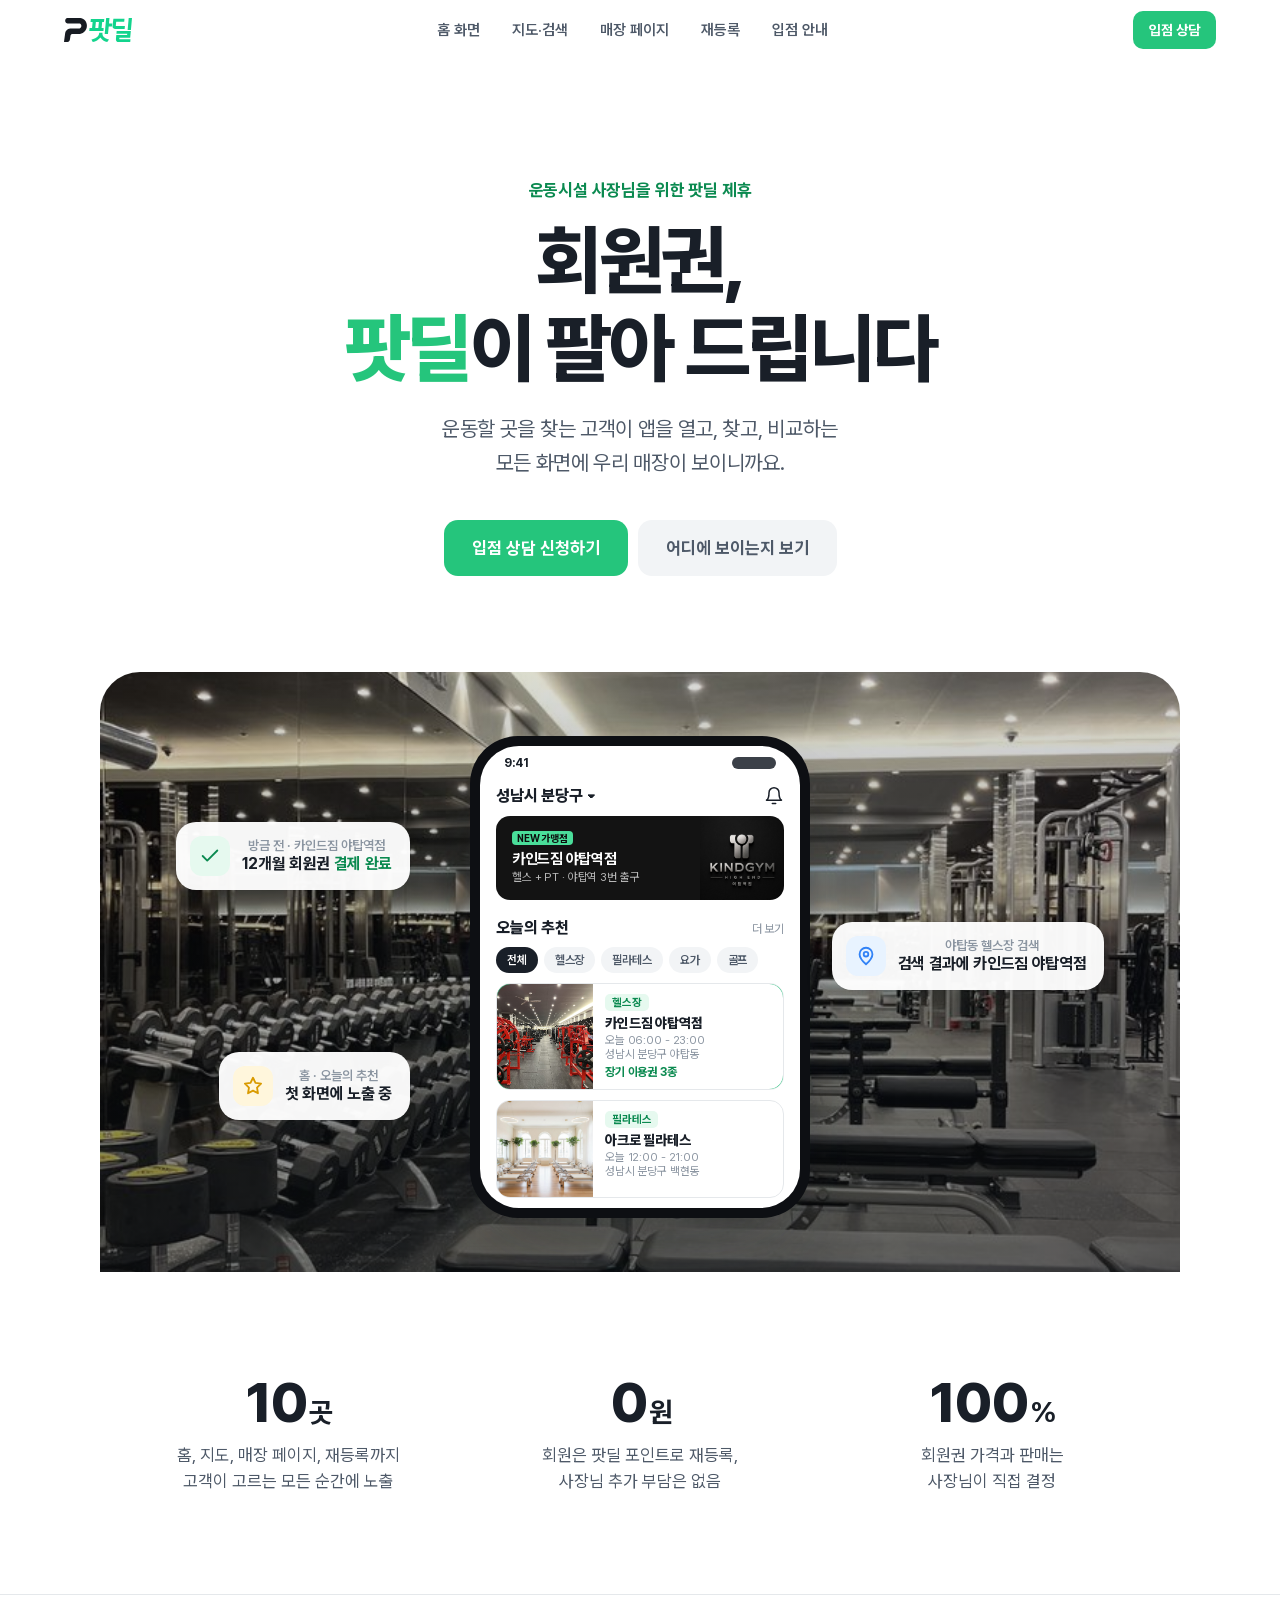
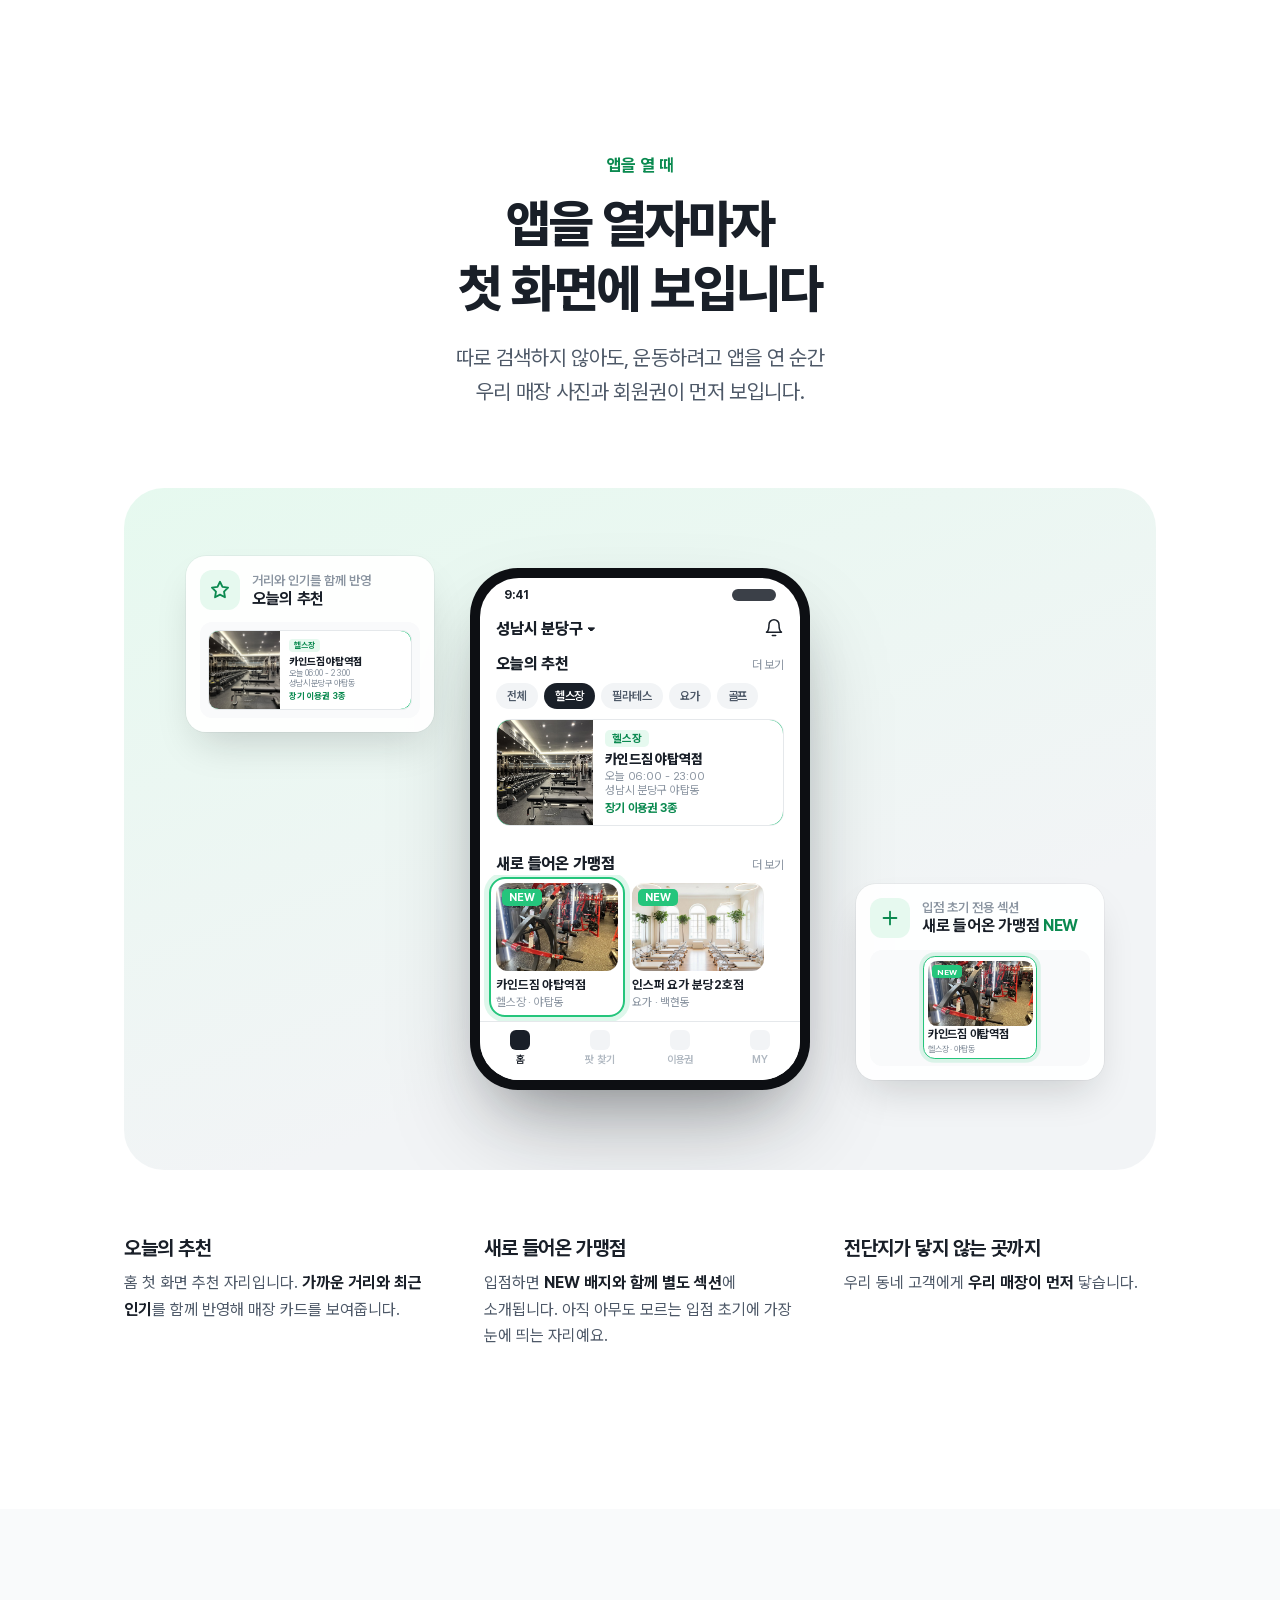
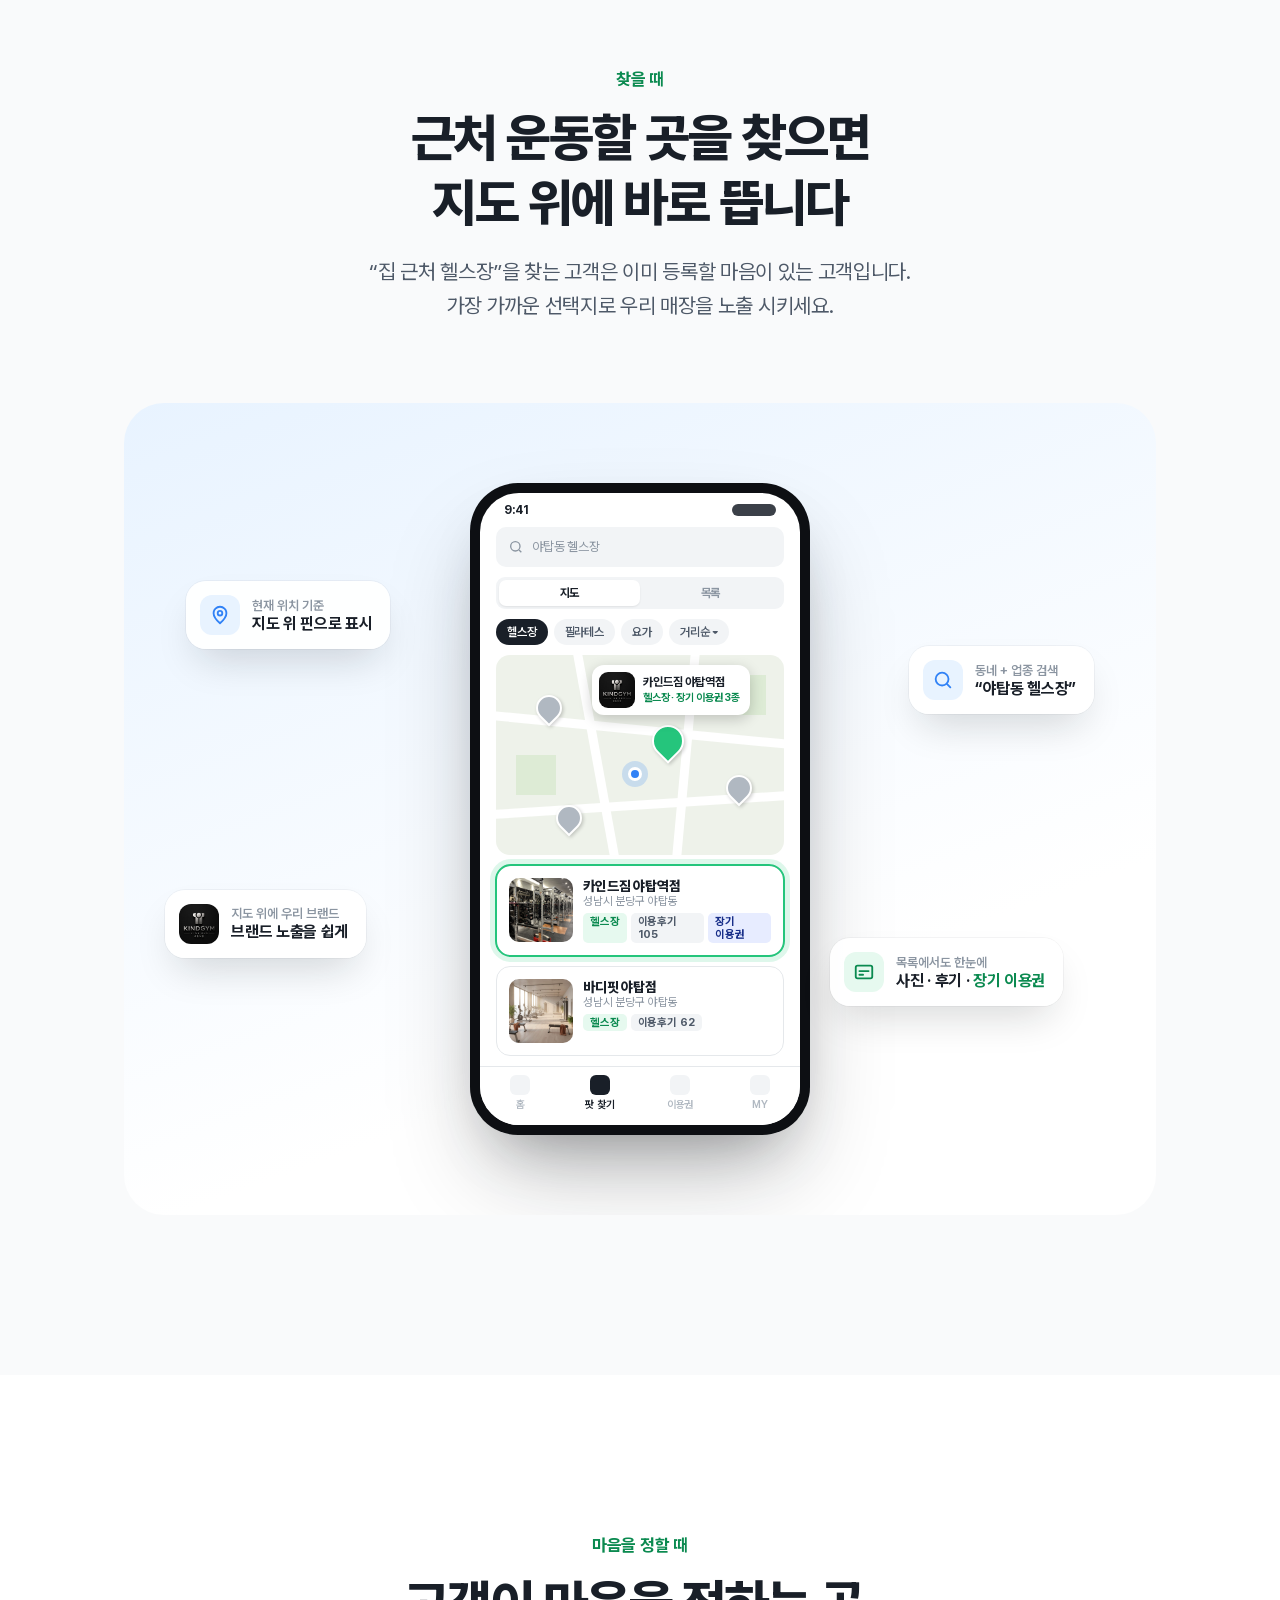
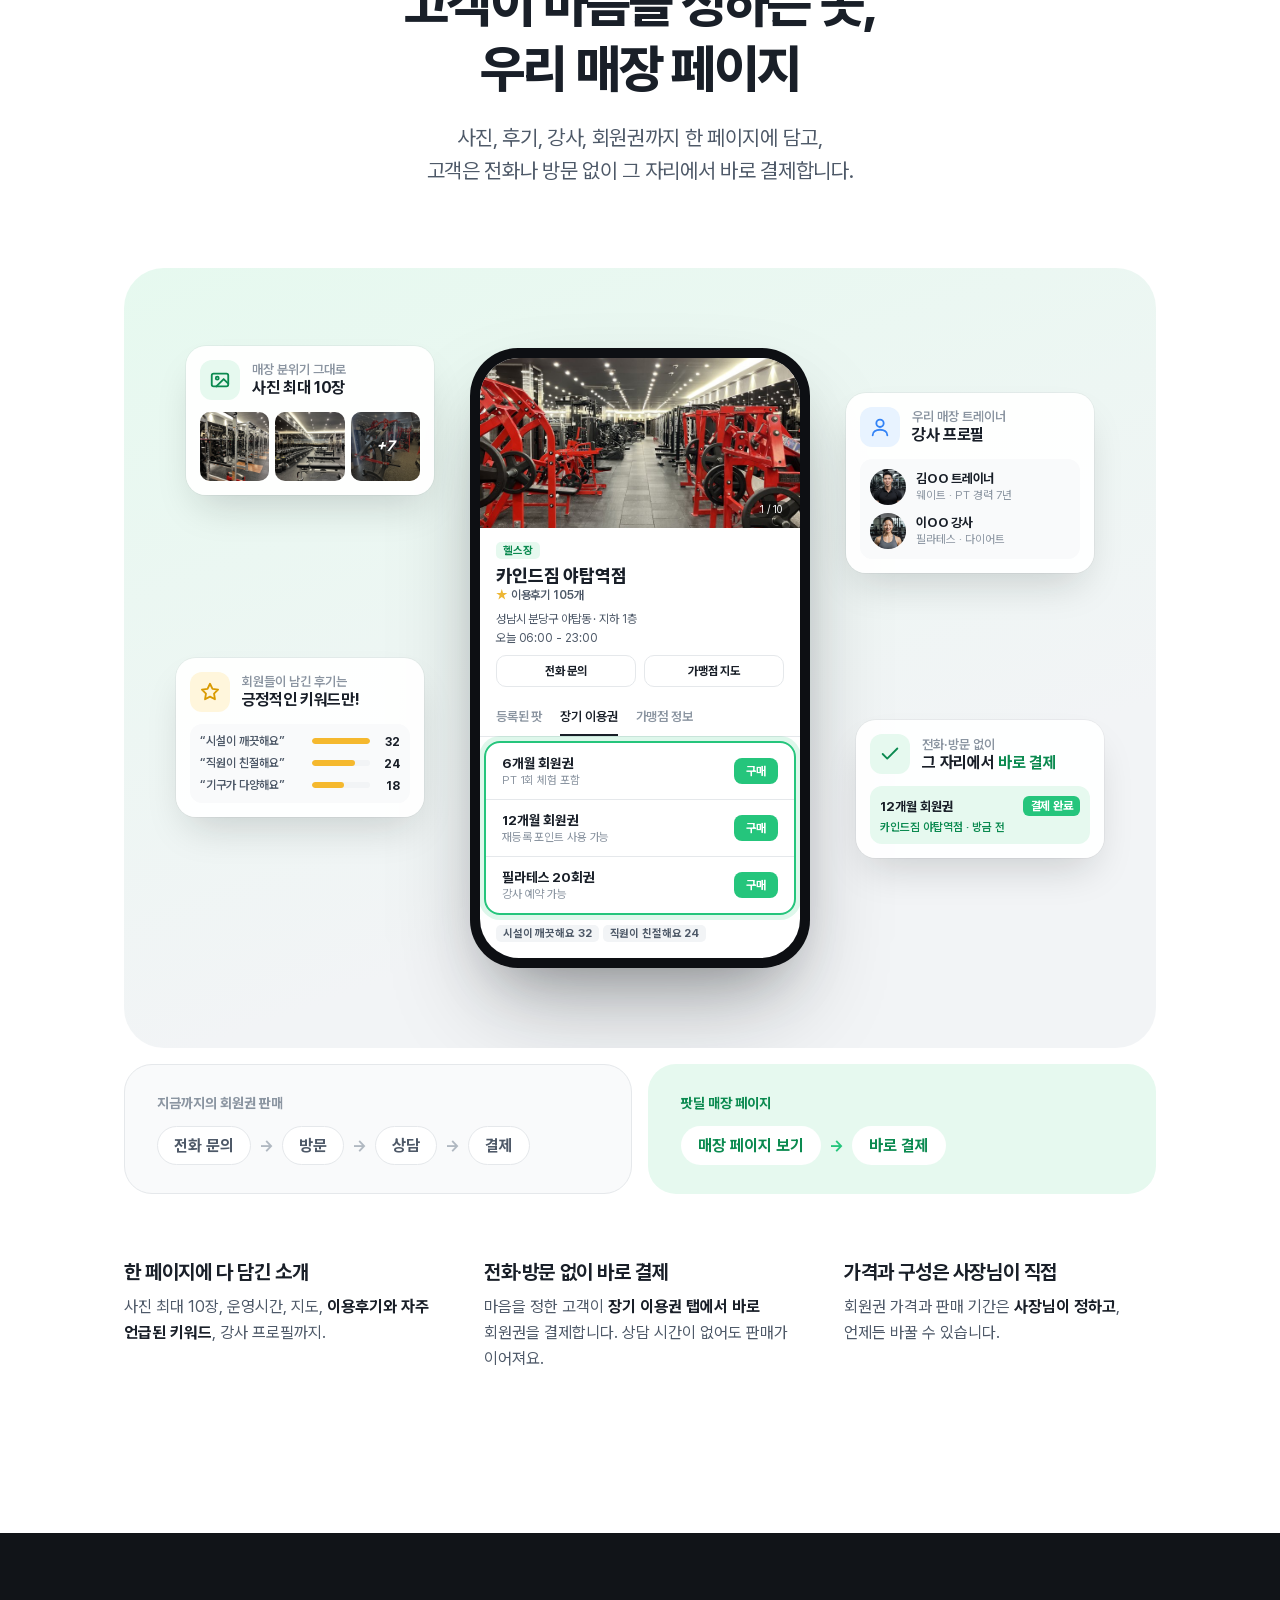
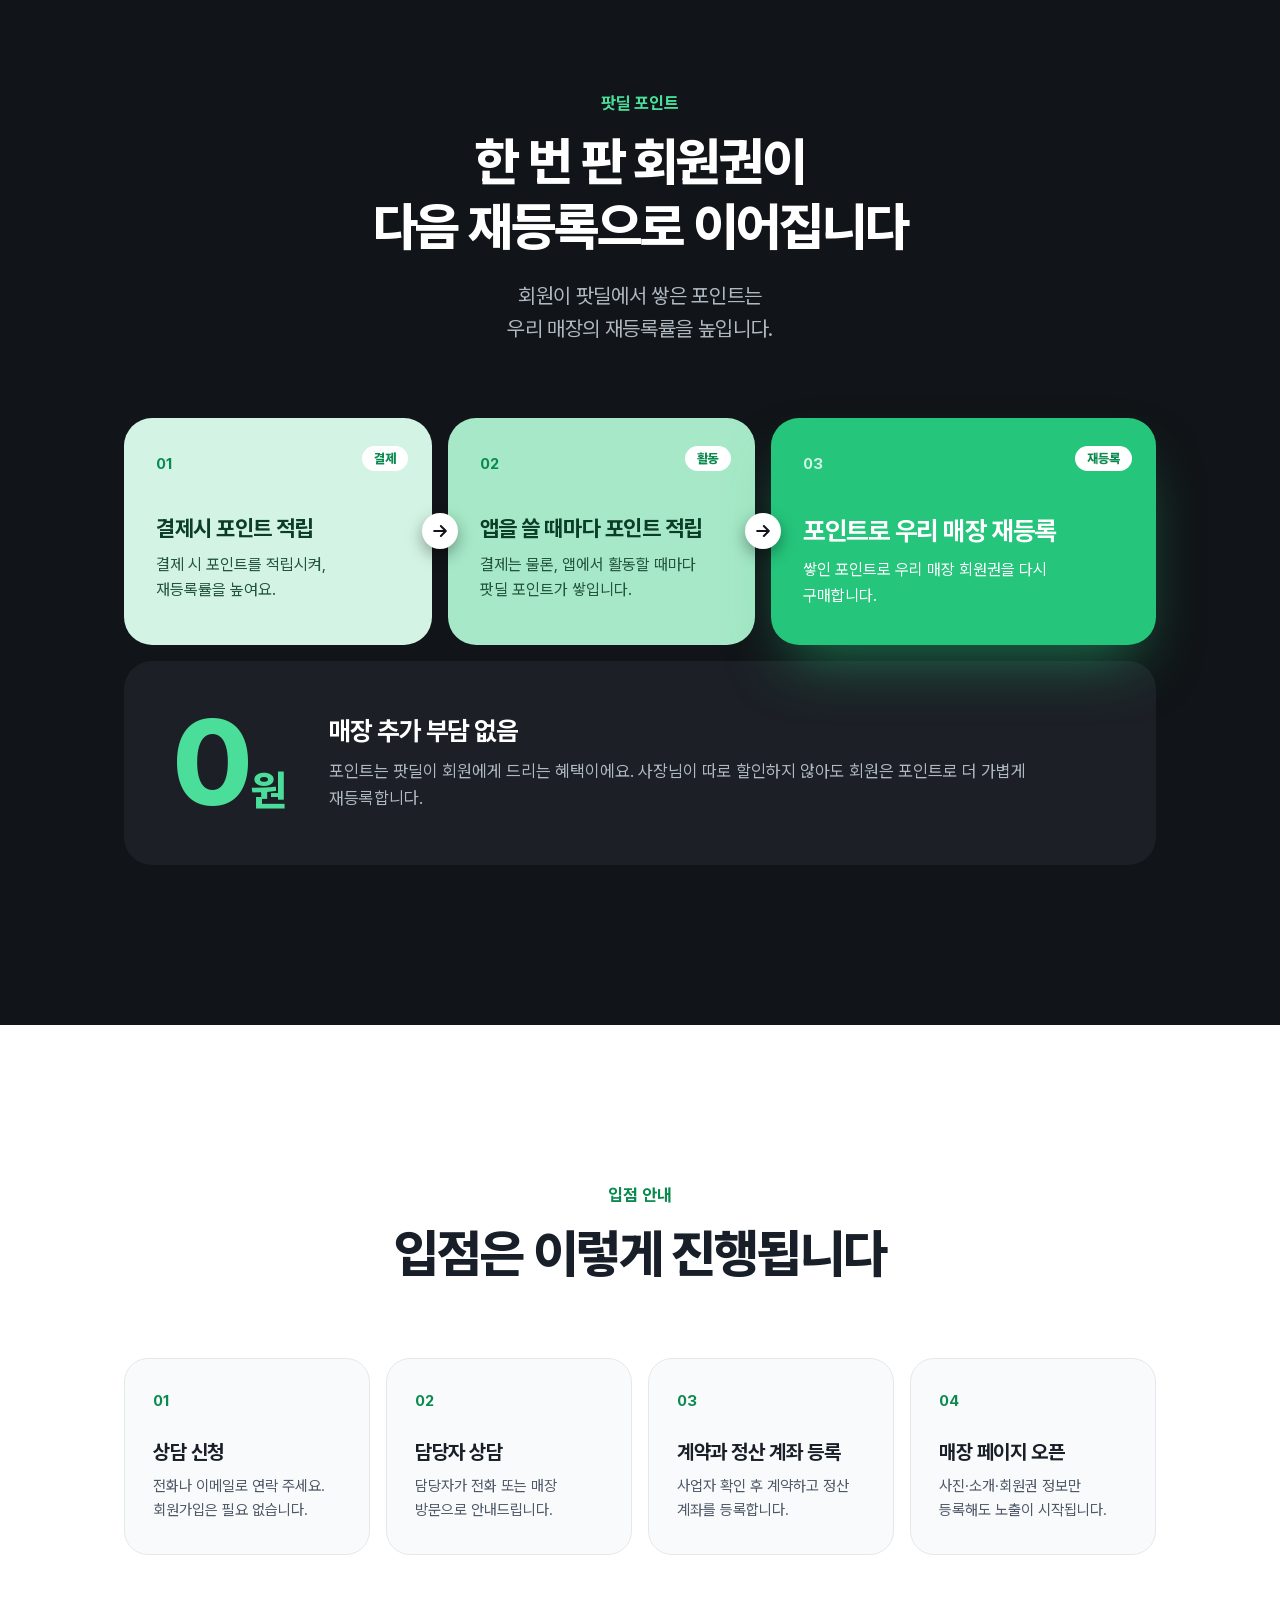
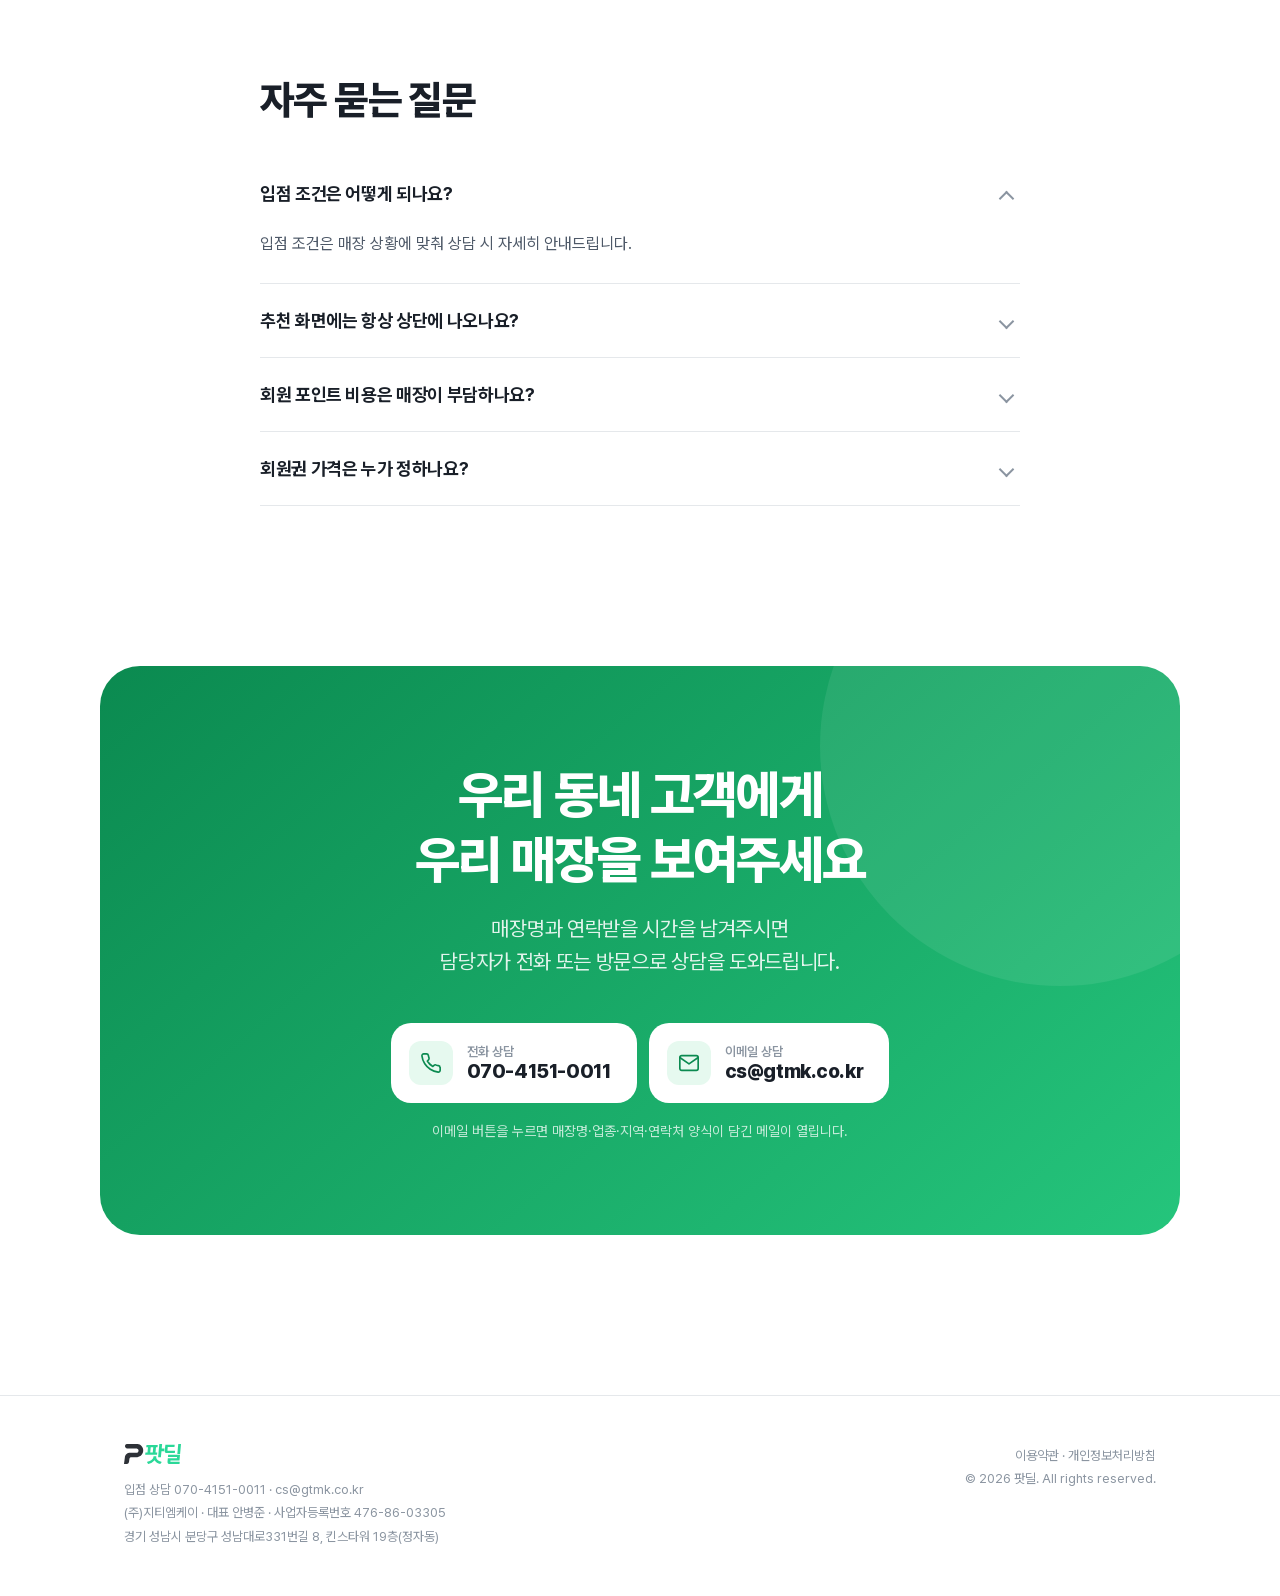
<file: partner/index.html>
<!doctype html>
<html lang="ko">
<head>
<meta charset="utf-8">
<meta name="viewport" content="width=device-width,initial-scale=1">
<title>팟딜 파트너 | 운동시설 제휴 가맹점 모집</title>
<meta name="description" content="회원권, 팟딜이 팔아 드립니다. 운동할 곳을 찾는 고객이 앱을 열고, 찾고, 비교하는 모든 화면에 우리 매장이 보입니다.">
<link rel="canonical" href="https://gtmk.net/partner/">
<link rel="icon" type="image/svg+xml" href="assets/favicon.svg">
<meta property="og:type" content="website">
<meta property="og:site_name" content="팟딜">
<meta property="og:url" content="https://gtmk.net/partner/">
<meta property="og:title" content="팟딜 파트너 | 운동시설 제휴 가맹점 모집">
<meta property="og:description" content="회원권, 팟딜이 팔아 드립니다. 운동할 곳을 찾는 고객이 보는 모든 화면에 우리 매장이 보입니다.">
<meta property="og:image" content="https://gtmk.net/partner/assets/og.jpg">
<meta property="og:image:width" content="1200">
<meta property="og:image:height" content="630">
<meta name="twitter:card" content="summary_large_image">
<link rel="preload" href="fonts/PretendardSubset.woff2" as="font" type="font/woff2" crossorigin>
<style>
@font-face{font-family:"Pretendard";src:url("fonts/PretendardSubset.woff2") format("woff2-variations"),url("fonts/PretendardSubset.woff2") format("woff2");font-weight:45 920;font-display:swap}
:root{
  --g:#25C57C;--g-press:#1EA266;--g-bg:#E6F9EF;--g-text:#0B8A50;
  --ink:#191F28;--ink2:#4E5968;--ink3:#8B95A1;--ink4:#B0B8C1;--line:#E5E8EB;--canvas:#F9FAFB;--sec:#F2F4F6;--dark:#111418;--navy:#182E89;
  --max:1080px;
}
*{box-sizing:border-box;margin:0;padding:0}
html{scroll-behavior:smooth;scroll-padding-top:64px}
body{font-family:"Pretendard",-apple-system,BlinkMacSystemFont,"Apple SD Gothic Neo","Malgun Gothic",sans-serif;color:var(--ink);background:#fff;word-break:keep-all;-webkit-font-smoothing:antialiased;overflow-x:hidden}
a{color:inherit;text-decoration:none}
.wrap{max-width:var(--max);margin:0 auto;padding:0 24px}
section{padding:160px 0}
.center{text-align:center}
.kicker{display:block;font-size:17px;font-weight:700;color:var(--g-text);margin-bottom:16px;letter-spacing:-0.01em}
h1{font-size:clamp(40px,7vw,76px);line-height:1.16;font-weight:800;letter-spacing:-0.045em}
h2{font-size:clamp(32px,5vw,52px);line-height:1.25;font-weight:800;letter-spacing:-0.04em}
h3{font-size:19px;font-weight:700;letter-spacing:-0.02em;line-height:1.4}
.sub{font-size:clamp(17px,2vw,21px);line-height:1.6;color:var(--ink2);margin-top:20px;letter-spacing:-0.015em}
.btn{display:inline-flex;align-items:center;justify-content:center;height:56px;padding:0 28px;border-radius:14px;font-weight:700;font-size:17px;transition:background .15s,transform .15s}
.btn:active{transform:scale(.97)}
.btn-g{background:var(--g);color:#fff}.btn-g:hover{background:var(--g-press)}
.btn-s{background:var(--sec);color:var(--ink2)}.btn-s:hover{background:#E5E8EB}

/* reveal */
.js .rv{opacity:0;transform:translateY(32px);transition:opacity .8s cubic-bezier(.2,.7,.2,1),transform .8s cubic-bezier(.2,.7,.2,1)}
.js .rv.in{opacity:1;transform:none}
.js .rv.d1{transition-delay:.12s}.js .rv.d2{transition-delay:.24s}.js .rv.d3{transition-delay:.36s}
@media(prefers-reduced-motion:reduce){.js .rv{opacity:1;transform:none;transition:none}}

/* header */
header{position:fixed;top:0;left:0;right:0;z-index:40;background:rgba(255,255,255,.8);backdrop-filter:saturate(1.6) blur(16px);-webkit-backdrop-filter:saturate(1.6) blur(16px)}
header .wrap{height:60px;display:flex;align-items:center;justify-content:space-between;gap:16px;max-width:1200px}
header .logo{height:24px;width:auto;display:block}
header nav{display:flex;gap:32px;font-size:15px;font-weight:600;color:var(--ink2)}
header nav a:hover{color:var(--ink)}
header .btn{height:38px;padding:0 16px;font-size:14px;border-radius:10px}
@media(max-width:900px){header nav{display:none}}

/* ===== phone mockup ===== */
.phone{text-align:left;width:340px;flex:none;border-radius:48px;background:#0d0f13;padding:10px;box-shadow:0 50px 100px -20px rgba(17,20,24,.28),0 30px 60px -30px rgba(17,20,24,.35);position:relative}
.scr{width:320px;border-radius:39px;overflow:hidden;background:#fff;color:var(--ink);position:relative;font-size:13px;letter-spacing:-0.01em}
.sb{height:34px;display:flex;justify-content:space-between;align-items:center;padding:0 24px;font-size:12px;font-weight:700}
.sb i{width:44px;height:12px;border-radius:6px;background:var(--ink);display:block;opacity:.85}
.ab{display:flex;justify-content:space-between;align-items:center;padding:6px 16px 10px}
.ab b{font-size:16px;font-weight:800}
.ab svg{width:20px;height:20px;stroke:var(--ink);fill:none;stroke-width:1.8;stroke-linecap:round;stroke-linejoin:round}
.banner{margin:0 16px;border-radius:14px;background:linear-gradient(120deg,#182E89,#25C57C);color:#fff;padding:16px;position:relative;height:84px}
.banner b{font-size:15px;display:block}.banner span{font-size:12px;opacity:.85}
.banner em{position:absolute;right:12px;bottom:10px;font-style:normal;font-size:10px;background:rgba(0,0,0,.25);border-radius:10px;padding:2px 7px}
.banner.kg{background:#131313 url('assets/kindgym_logo.jpg') right center/auto 100% no-repeat;padding:14px 16px;overflow:hidden}
.banner.kg i{display:inline-block;font-style:normal;font-size:10px;font-weight:700;color:#0c0c0c;background:#4ADE9A;border-radius:4px;padding:1px 5px;margin-bottom:5px}
.banner.kg b{font-size:15px;letter-spacing:-0.02em}
.banner.kg span{font-size:11.5px;opacity:.7;display:block;margin-top:2px}
.sh{display:flex;justify-content:space-between;align-items:baseline;padding:18px 16px 10px}
.sh b{font-size:16px;font-weight:800}.sh span{font-size:12px;color:var(--ink3)}
.chips{display:flex;gap:6px;padding:0 16px 10px;overflow:hidden}
.chips span{flex:none;font-size:12px;font-weight:600;padding:6px 11px;border-radius:16px;background:var(--sec);color:var(--ink2)}
.chips span.on{background:var(--ink);color:#fff}
.chip{display:inline-block;font-size:11px;font-weight:700;padding:2px 7px;border-radius:5px;background:var(--g-bg);color:var(--g-text)}
.chip.gray{background:var(--sec);color:var(--ink2)}
.chip.navy{background:#E7ECFF;color:var(--navy)}
.mini{font-size:11.5px;color:var(--ink3)}
.rc{margin:0 16px 10px;border-radius:14px;border:1px solid var(--line);overflow:hidden;display:grid;grid-template-columns:96px 1fr}
.rc .ph{background-size:cover;background-position:center;min-height:96px}
.rc .bd{padding:10px 12px}
.rc .nm{font-size:14px;font-weight:800;margin:4px 0 2px}
.rc .pr{font-size:12px;font-weight:700;color:var(--g-text);margin-top:4px}
.hs{display:flex;gap:10px;padding:8px 16px 12px;margin-top:-8px;overflow:hidden}
.hs .nc.hl{padding:4px 5px 6px;margin:-4px -1px -6px -5px}
.nc{flex:none;width:132px;position:relative}
.nc .ph{height:88px;border-radius:12px;background-size:cover;background-position:center;position:relative}
.nc .ph .chip{position:absolute;left:6px;top:6px;background:var(--g);color:#fff}
.nc b{display:block;font-size:12.5px;margin-top:6px;line-height:1.35}
.tb{display:grid;grid-template-columns:repeat(4,1fr);border-top:1px solid var(--line);padding:8px 0 14px;background:#fff}
.tb span{text-align:center;font-size:10.5px;color:var(--ink4);font-weight:600}
.tb span:before{content:"";display:block;width:20px;height:20px;border-radius:6px;background:var(--sec);margin:0 auto 3px}
.tb span.on{color:var(--ink)}.tb span.on:before{background:var(--ink)}
.search{margin:0 16px 10px;height:40px;border-radius:10px;background:var(--sec);display:flex;align-items:center;padding:0 12px;gap:8px;color:var(--ink3);font-size:13px}
.search svg{width:16px;height:16px;stroke:var(--ink3);fill:none;stroke-width:2}
.seg{display:flex;margin:0 16px 10px;background:var(--sec);border-radius:9px;padding:3px}
.seg span{flex:1;text-align:center;font-size:12px;font-weight:700;color:var(--ink3);padding:6px 0;border-radius:7px}
.seg span.on{background:#fff;color:var(--ink);box-shadow:0 1px 2px rgba(0,0,0,.08)}
.map{height:200px;margin:0 16px;border-radius:14px;position:relative;overflow:hidden;background:#EEF2EA}
.map svg.st{position:absolute;inset:0;width:100%;height:100%}
.pin{position:absolute;width:26px;height:26px;border-radius:50% 50% 50% 0;transform:rotate(-45deg);background:#B0B8C1;border:2px solid #fff;box-shadow:0 2px 4px rgba(0,0,0,.2)}
.pin.on{background:var(--g);width:32px;height:32px}
.pinlbl{position:absolute;background:#fff;border-radius:8px;padding:4px 8px;font-size:11px;font-weight:800;box-shadow:0 2px 6px rgba(0,0,0,.15);white-space:nowrap}
.lcard{position:absolute;background:#fff;border-radius:12px;padding:7px 10px 7px 7px;display:flex;gap:8px;align-items:center;box-shadow:0 4px 14px rgba(0,0,0,.2);z-index:3;white-space:nowrap}
.lcard i{width:36px;height:36px;border-radius:9px;background:#131313 url('assets/kindgym_logo.jpg') center/cover no-repeat;display:block;flex:none}
.lcard b{display:block;font-size:12px}.lcard span{font-size:10.5px;color:var(--g-text);font-weight:700}
.me{position:absolute;width:14px;height:14px;border-radius:50%;background:#3182F6;border:3px solid #fff;box-shadow:0 0 0 6px rgba(49,130,246,.2)}
.lc{margin:10px 16px 0;padding:12px;border-radius:14px;border:1px solid var(--line);display:grid;grid-template-columns:64px 1fr;gap:10px;position:relative}
.lc .ph{width:64px;height:64px;border-radius:10px;background-size:cover;background-position:center}
.lc .nm{font-size:14px;font-weight:800}
.lc .nm small{font-size:11.5px;color:var(--ink3);font-weight:600;margin-left:4px}
.lc.dim{opacity:.5}
.dph{height:170px;background-size:cover;background-position:center;position:relative}
.dph .cnt{position:absolute;right:10px;bottom:10px;font-size:10.5px;color:#fff;background:rgba(0,0,0,.45);padding:2px 8px;border-radius:10px}
.dhd{padding:14px 16px 8px}
.dhd .nm{font-size:18px;font-weight:800;margin:6px 0 2px}
.dhd .rv2{font-size:12px;color:var(--ink2);font-weight:600}
.dhd .rv2 b{color:#EDB634}
.info{padding:2px 16px 10px;display:grid;gap:5px;font-size:12px;color:var(--ink2)}
.acts{display:grid;grid-template-columns:1fr 1fr;gap:8px;padding:0 16px 12px}
.acts span{border:1px solid var(--line);border-radius:10px;text-align:center;padding:8px 0;font-size:12px;font-weight:700}
.tabs{display:flex;gap:18px;padding:0 16px;border-bottom:1px solid var(--line);font-size:13px;font-weight:600;color:var(--ink3)}
.tabs span{padding:10px 0}.tabs .on{color:var(--ink);border-bottom:2px solid var(--ink)}
.row{display:flex;justify-content:space-between;align-items:center;padding:12px 16px;border-bottom:1px solid var(--line)}
.row .t{font-size:13.5px;font-weight:700}.row .s{font-size:11.5px;color:var(--ink3);margin-top:2px}
.row .go{font-size:12px;font-weight:700;color:#fff;background:var(--g);padding:6px 12px;border-radius:8px}
.empty{padding:34px 16px 40px;text-align:center;color:var(--ink3);font-size:13px;line-height:1.6}
.empty b{display:block;color:var(--ink);font-size:15px;margin-bottom:4px}
.ghost{background:var(--sec)!important}
.hl{position:relative}
.hl:after{content:"";position:absolute;inset:-2px;border:2px solid var(--g);border-radius:16px;box-shadow:0 0 0 5px rgba(37,197,124,.15);pointer-events:none}

/* ===== floating cards ===== */
.fc{position:absolute;z-index:5;background:rgba(255,255,255,.96);border-radius:20px;padding:14px 18px 14px 14px;display:flex;align-items:center;gap:12px;box-shadow:0 20px 40px -12px rgba(17,20,24,.18),0 0 0 1px rgba(17,20,24,.04);white-space:nowrap;animation:float 6s ease-in-out infinite}
.fc:nth-of-type(2n){animation-delay:-3s}
.fc .ic{width:40px;height:40px;border-radius:12px;display:grid;place-items:center;flex:none;background:var(--g-bg)}
.fc .ic svg{width:22px;height:22px;stroke:var(--g-text);fill:none;stroke-width:2;stroke-linecap:round;stroke-linejoin:round}
.fc .ic.blue{background:#E8F3FF}.fc .ic.blue svg{stroke:#3182F6}
.fc .ic.yel{background:#FFF6DC}.fc .ic.yel svg{stroke:#D99A00}
.fc small{display:block;font-size:13px;color:var(--ink3);font-weight:600}
.fc b{display:block;font-size:16px;font-weight:700;letter-spacing:-0.02em;margin-top:1px}
.fc b em{font-style:normal;color:var(--g-text)}
/* floating cards with example visuals */
.fc.fx{flex-direction:column;align-items:stretch;gap:12px;padding:14px;white-space:normal;width:248px}
.fc.fx .fh{display:flex;align-items:center;gap:12px}
.ex{border-radius:12px;background:var(--canvas);padding:10px}
.ex.ph3{display:grid;grid-template-columns:repeat(3,1fr);gap:6px;padding:0;background:none}
.ex.ph3 i{aspect-ratio:1;border-radius:10px;background-size:cover;background-position:center;position:relative;overflow:hidden}
.ex.ph3 span{position:absolute;inset:0;display:grid;place-items:center;background:rgba(17,20,24,.5);color:#fff;font-weight:700;font-size:15px}
.ex.kw{display:grid;gap:7px}
.ex.kw p{display:grid;grid-template-columns:104px 1fr 22px;align-items:center;gap:8px;font-size:12px;color:var(--ink2);font-weight:600}
.ex.kw em{height:6px;border-radius:3px;background:var(--sec);position:relative;overflow:hidden}
.ex.kw em:after{content:"";position:absolute;left:0;top:0;bottom:0;width:var(--w);background:#F5B82E;border-radius:3px}
.ex.kw b{font-size:12px;color:var(--ink);text-align:right}
.ex.tr{display:grid;gap:8px}
.ex.tr p{display:flex;align-items:center;gap:10px}
.ex.tr i{width:36px;height:36px;border-radius:50%;background-size:cover;background-position:center top;flex:none}
.ex.tr span{font-size:11.5px;color:var(--ink3);line-height:1.35}
.ex.tr span b{display:block;font-size:13px;color:var(--ink);margin:0}
.ex.pay{background:var(--g-bg)}
.ex.pay p{display:flex;justify-content:space-between;align-items:center;font-size:13px;font-weight:700}
.ex.pay p b{font-size:12px;color:#fff;background:var(--g);border-radius:6px;padding:3px 8px;margin:0}
.ex.pay small{display:block;font-size:11.5px;color:var(--g-text);margin-top:4px}
.ex.rk{display:grid;gap:6px;padding:6px}
.ex.rk p{display:flex;align-items:center;gap:10px;padding:6px;border-radius:10px;background:#fff;border:1px solid transparent}
.ex.rk p.on{border-color:var(--g);box-shadow:0 0 0 3px rgba(37,197,124,.12)}
.ex.rk i{width:38px;height:38px;border-radius:8px;background-size:cover;background-position:center;flex:none}
.ex.rk span{font-size:11px;color:var(--ink3);line-height:1.35;flex:1}
.ex.rk span b{display:block;font-size:13px;color:var(--ink)}
.ex.rk em{font-style:normal;font-size:10.5px;font-weight:700;color:#fff;background:var(--g);border-radius:5px;padding:2px 6px}
.ex.nw{display:flex;gap:12px;align-items:center;padding:8px}
.ex.nw i{width:76px;height:56px;border-radius:10px;background-size:cover;background-position:center;position:relative;flex:none}
.ex.nw i span{font-style:normal;position:absolute;left:5px;top:5px;font-size:10px;font-weight:800;color:#fff;background:var(--g);border-radius:4px;padding:1px 5px}
.ex.nw p{font-size:11.5px;color:var(--ink3);line-height:1.4}
.ex.nw p b{display:block;font-size:13px;color:var(--ink)}
.ex.nw p small{display:inline-block;margin-top:3px;font-size:10.5px;font-weight:700;color:var(--g-text);background:var(--g-bg);border-radius:4px;padding:1px 6px}
.ex.appc{background:var(--canvas);padding:8px;font-size:13px;letter-spacing:-0.01em;display:flex;justify-content:center}
.ex.appc>div{zoom:.74}
.ex.appc .rc{margin:0;background:#fff;width:100%}
.ex.appc .nc{width:150px;background:#fff;border-radius:12px;padding:4px 4px 6px}
.stage .fc.fx.hm1{top:18%}.stage .fc.fx.hm2{top:56%}
.stage .fc.fx.l1{top:10%}.stage .fc.fx.l2{top:50%;left:5%}.stage .fc.fx.r1{top:16%}.stage .fc.fx.r2{top:58%;right:5%}
@media(max-width:1000px){.stage .fc.fx{width:220px}}
@media(max-width:800px){.stage .fc.fx{width:calc(100% - 32px)}}
@keyframes float{0%,100%{transform:translateY(0)}50%{transform:translateY(-10px)}}
@media(prefers-reduced-motion:reduce){.fc{animation:none}}

/* ===== hero ===== */
.hero{padding:180px 0 0;text-align:center;position:relative;overflow:hidden}
.hero h1 em{font-style:normal;color:var(--g)}
.hero .cta{display:flex;flex-wrap:wrap;gap:10px;justify-content:center;margin-top:40px}
.hero-stage{position:relative;margin:96px auto 0;max-width:1080px;height:600px;border-radius:40px 40px 0 0;overflow:hidden;display:flex;justify-content:center;padding-top:64px}
.hero-stage .bgimg{position:absolute;inset:0;background:url('assets/kindgym_3.jpg') center/cover;filter:saturate(.9)}
.hero-stage .bgimg:after{content:"";position:absolute;inset:0;background:linear-gradient(180deg,rgba(17,20,24,.15),rgba(17,20,24,.55))}
.hero-stage .phone{z-index:2;height:min-content}
.hero-stage .fc.a{left:7%;top:150px}
.hero-stage .fc.b{right:7%;top:250px}
.hero-stage .fc.c{left:11%;top:380px}

/* ===== facts strip ===== */
.facts{padding:100px 0;border-bottom:1px solid var(--line)}
.facts .wrap{display:grid;grid-template-columns:repeat(3,1fr);gap:24px;text-align:center}
.facts .n{font-size:clamp(40px,5vw,56px);font-weight:800;letter-spacing:-0.04em;line-height:1.1}
.facts .n small{font-size:.5em;font-weight:700;margin-left:2px}
.facts p{font-size:17px;color:var(--ink2);margin-top:10px;line-height:1.5}

/* ===== feature sections ===== */
.feat .head{text-align:center;max-width:760px;margin:0 auto}
.stage{position:relative;margin:80px auto 0;max-width:1080px;border-radius:40px;background:var(--sec);display:flex;justify-content:center;padding:80px 0;overflow:hidden}
.stage.mint{background:linear-gradient(160deg,#E6F9EF 0%,#F2F4F6 70%)}
.stage.blue{background:linear-gradient(160deg,#E8F3FF 0%,#F2F4F6 70%)}
.stage .fc.l1{left:6%;top:22%}
.stage .fc.l2{left:9%;top:60%}
.stage .fc.r1{right:6%;top:30%}
.stage .fc.r2{right:9%;top:66%}
.points{display:grid;grid-template-columns:repeat(3,1fr);gap:48px;max-width:1080px;margin:64px auto 0}
.points h3{font-size:20px}
.points p{font-size:16px;line-height:1.65;color:var(--ink2);margin-top:8px}
.points b{color:var(--ink);font-weight:700}

/* compare */
.vs{display:flex;gap:56px;justify-content:center;flex-wrap:wrap;margin-top:80px}
.vs .col{display:flex;flex-direction:column;align-items:center;gap:20px}
.vs .lbl{font-size:16px;font-weight:700;padding:10px 18px;border-radius:999px}
.vs .lbl.y{background:var(--ink);color:#fff}.vs .lbl.n{background:var(--sec);color:var(--ink3)}
.vs .phone.n{filter:grayscale(1);opacity:.6;box-shadow:0 30px 60px -30px rgba(17,20,24,.25)}

/* flow (detail) */
.flow{display:grid;grid-template-columns:1fr 1fr;gap:16px;max-width:1080px;margin:16px auto 0}
.flow>div{border-radius:28px;padding:28px 32px;background:var(--canvas);border:1px solid var(--line)}
.flow small{font-size:14px;font-weight:700;color:var(--ink3)}
.flow ol{list-style:none;display:flex;flex-wrap:wrap;align-items:center;gap:8px;margin-top:14px}
.flow li{font-size:16px;font-weight:700;padding:9px 16px;border-radius:999px;background:#fff;border:1px solid var(--line);color:var(--ink2)}
.flow li.ar{background:none;border:0;padding:0;color:var(--ink4)}
.flow .on{background:var(--g-bg);border-color:transparent}
.flow .on small{color:var(--g-text)}
.flow .on li{border-color:transparent;color:var(--g-text)}
.flow .on li.ar{color:var(--g)}
@media(max-width:800px){.flow{grid-template-columns:1fr}.flow>div{padding:24px}}

/* renew */
.renew{background:var(--dark);color:#fff}
.renew .sub{color:#B0B8C1}
.renew .kicker{color:#4ADE9A}
.loop{display:grid;grid-template-columns:repeat(3,1fr);gap:16px;margin-top:72px}
.loop .st{background:#1C2026;border-radius:28px;padding:36px 32px;position:relative}
.loop .st .no{font-size:15px;font-weight:700;color:#6B7684}
.loop .st h3{font-size:22px;margin-top:40px;color:#fff}
.loop .st p{font-size:16px;color:#B0B8C1;margin-top:8px;line-height:1.6}
.loop .st.on{background:var(--g)}.loop .st.on .no{color:rgba(255,255,255,.75)}.loop .st.on p{color:rgba(255,255,255,.9)}
.loop{grid-template-columns:1fr 1fr 1.25fr}
.loop .st.s1{background:#D3F4E4}.loop .st.s2{background:#A6E8C7}
.loop .st.s1 h3,.loop .st.s2 h3{color:#0B3D27}.loop .st.s1 .no,.loop .st.s2 .no{color:#0B8A50}.loop .st.s1 p,.loop .st.s2 p{color:#24543D}
.loop .st.s3{background:var(--g);box-shadow:0 30px 60px -20px rgba(37,197,124,.55)}
.loop .st.s3 .no{color:rgba(255,255,255,.8)}.loop .st.s3 p{color:#fff}.loop .st.s3 h3{font-size:26px}
.loop .ar{position:absolute;right:-26px;top:50%;margin-top:-18px;width:36px;height:36px;border-radius:50%;background:#fff;color:#111418;display:grid;place-items:center;z-index:2;box-shadow:0 6px 16px rgba(0,0,0,.35)}
.loop .ar svg{width:20px;height:20px;fill:none;stroke:currentColor;stroke-width:2.4;stroke-linecap:round;stroke-linejoin:round}
.loop .badge{position:absolute;right:24px;top:28px;font-size:13px;font-weight:800;color:#0B8A50;background:#fff;border-radius:999px;padding:5px 12px}
@media(max-width:800px){.loop{grid-template-columns:1fr}.loop .ar{right:50%;margin:0 -18px 0 0;top:auto;bottom:-26px;transform:rotate(90deg)}}
.zero{margin-top:16px;border-radius:28px;background:#1C2026;padding:48px;display:flex;align-items:center;gap:48px}
.zero .big{font-size:clamp(72px,10vw,120px);font-weight:800;color:#4ADE9A;letter-spacing:-0.05em;line-height:.9}
.zero .big small{font-size:.35em;margin-left:4px}
.zero h3{font-size:26px;color:#fff}.zero p{font-size:17px;color:#B0B8C1;margin-top:8px;line-height:1.6}
.renew .note{font-size:14px;color:#6B7684;margin-top:20px}

/* steps + faq */
.steps{display:grid;grid-template-columns:repeat(4,1fr);gap:16px;margin-top:72px}
.steps div{border-radius:24px;background:var(--canvas);border:1px solid var(--line);padding:32px 28px}
.steps .no{font-size:15px;font-weight:700;color:var(--g-text)}
.steps h3{margin-top:28px;font-size:20px}
.steps p{font-size:15px;color:var(--ink2);line-height:1.6;margin-top:8px}
.faq{max-width:760px;margin:120px auto 0}
.faq h2{font-size:clamp(28px,4vw,40px);margin-bottom:32px}
details{border-bottom:1px solid var(--line)}
summary{list-style:none;cursor:pointer;padding:26px 48px 26px 0;font-size:18px;font-weight:700;position:relative;letter-spacing:-0.02em}
summary::-webkit-details-marker{display:none}
summary:after{content:"";position:absolute;right:8px;top:32px;width:9px;height:9px;border-right:2px solid var(--ink3);border-bottom:2px solid var(--ink3);transform:rotate(45deg);transition:transform .2s}
details[open] summary:after{transform:rotate(-135deg);top:36px}
details p{padding:0 0 26px;font-size:16px;line-height:1.7;color:var(--ink2)}

/* contact */
.contact{padding:0 0 160px}
.contact .box{max-width:1080px;margin:0 auto;border-radius:40px;background:linear-gradient(140deg,#0B8A50 0%,#25C57C 100%);color:#fff;padding:96px 48px;text-align:center;position:relative;overflow:hidden}
.contact .box:before{content:"";position:absolute;right:-120px;top:-160px;width:480px;height:480px;border-radius:50%;background:rgba(255,255,255,.08)}
.contact h2{color:#fff;position:relative}
.contact .sub{color:rgba(255,255,255,.88);position:relative}
.clinks{display:flex;gap:12px;justify-content:center;flex-wrap:wrap;margin-top:44px;position:relative}
.clinks a{display:flex;align-items:center;gap:14px;background:#fff;color:var(--ink);border-radius:20px;padding:18px 26px 18px 18px;text-align:left;transition:transform .15s}
.clinks a:hover{transform:translateY(-3px)}
.clinks .ic{width:44px;height:44px;border-radius:12px;background:var(--g-bg);display:grid;place-items:center}
.clinks .ic svg{width:22px;height:22px;stroke:var(--g-text);fill:none;stroke-width:1.8;stroke-linecap:round;stroke-linejoin:round}
.clinks small{display:block;font-size:13px;color:var(--ink3);font-weight:600}
.clinks b{display:block;font-size:20px;font-weight:800;letter-spacing:-0.02em}
.contact .hint{font-size:14px;color:rgba(255,255,255,.75);margin-top:20px;position:relative}

footer{border-top:1px solid var(--line);color:var(--ink3);padding:48px 0;font-size:13px;line-height:1.8}
footer .wrap{display:flex;justify-content:space-between;gap:24px;flex-wrap:wrap}
footer img{height:20px;margin-bottom:14px;display:block;opacity:.9}

.mcta{display:none}

/* ===== responsive ===== */
@media(max-width:1000px){
  .stage .fc,.hero-stage .fc{transform:scale(.88)}
  .stage .fc.l1,.stage .fc.l2,.hero-stage .fc.a,.hero-stage .fc.c{left:2%}
  .stage .fc.r1,.stage .fc.r2,.hero-stage .fc.b{right:2%}
}
@media(max-width:800px){
  section{padding:100px 0}
  .hero{padding-top:120px}
  .hero-stage{margin-top:56px;height:520px;border-radius:28px 28px 0 0;padding-top:40px}
  .facts{padding:64px 0}.facts .wrap{grid-template-columns:1fr;gap:40px}
  .stage{margin-top:48px;border-radius:28px;padding:48px 0 0;flex-direction:column;align-items:center}
  .stage .phone{order:2}
  /* floating cards become a stacked list above the phone */
  .stage .fc,.hero-stage .fc{position:static;transform:none;animation:none;margin:0 16px 10px;width:calc(100% - 32px);max-width:340px}
  .hero-stage{flex-direction:column;align-items:center}
  .hero-stage .fc{display:none}
  .points{grid-template-columns:1fr;gap:32px;margin-top:48px}
  .vs{gap:40px;margin-top:48px}
  .loop{grid-template-columns:1fr;margin-top:48px}
  .loop .st h3{margin-top:20px}
  .zero{flex-direction:column;align-items:flex-start;gap:16px;padding:36px 28px}
  .steps{grid-template-columns:1fr 1fr;margin-top:48px}
  .faq{margin-top:80px}
  .contact{padding:0 0 100px}
  .contact .box{border-radius:28px;padding:64px 20px;margin:0 16px}
  .mcta{display:flex;position:fixed;left:12px;right:12px;bottom:12px;z-index:50;gap:8px}
  .mcta a{flex:1;height:54px;border-radius:16px;display:grid;place-items:center;font-weight:700;font-size:16px;box-shadow:0 10px 24px rgba(0,0,0,.16)}
  .mcta .a1{background:var(--g);color:#fff}.mcta .a2{background:var(--ink);color:#fff}
  footer{padding-bottom:100px}
}
@media(max-width:520px){
  .steps{grid-template-columns:1fr}
  .br-d{display:none}
}
@media(max-width:400px){.phone{transform:scale(.9);transform-origin:top center;margin-bottom:-60px}}
</style>
<script>document.documentElement.classList.add('js')</script>
</head>
<body>

<header>
  <div class="wrap">
    <a href="#top" aria-label="팟딜 홈"><img class="logo" src="assets/logo.svg" alt="팟딜"></a>
    <nav aria-label="주요 메뉴">
      <a href="#home">홈 화면</a><a href="#find">지도·검색</a><a href="#detail">매장 페이지</a><a href="#renew">재등록</a><a href="#steps">입점 안내</a>
    </nav>
    <a class="btn btn-g" href="#contact">입점 상담</a>
  </div>
</header>

<main id="top">

<!-- HERO -->
<section class="hero">
  <div class="wrap">
    <span class="kicker rv">운동시설 사장님을 위한 팟딜 제휴</span>
    <h1 class="rv d1">회원권,<br><em>팟딜</em>이 팔아 드립니다</h1>
    <p class="sub rv d2">운동할 곳을 찾는 고객이 앱을 열고, 찾고, 비교하는 <br class="br-d">모든 화면에 우리 매장이 보이니까요.</p>
    <div class="cta rv d3">
      <a class="btn btn-g" href="#contact">입점 상담 신청하기</a>
      <a class="btn btn-s" href="#home">어디에 보이는지 보기</a>
    </div>
  </div>
  <div class="hero-stage rv">
    <div class="bgimg" aria-hidden="true"></div>
    <div class="fc a"><div class="ic"><svg viewBox="0 0 24 24"><path d="M20 6L9 17l-5-5"/></svg></div><div><small>방금 전 · 카인드짐 야탑역점</small><b>12개월 회원권 <em>결제 완료</em></b></div></div>
    <div class="fc b"><div class="ic blue"><svg viewBox="0 0 24 24"><path d="M12 21s-7-6.2-7-11a7 7 0 0 1 14 0c0 4.8-7 11-7 11z"/><circle cx="12" cy="10" r="2.5"/></svg></div><div><small>야탑동 헬스장 검색</small><b>검색 결과에 카인드짐 야탑역점</b></div></div>
    <div class="fc c"><div class="ic yel"><svg viewBox="0 0 24 24"><path d="M12 3l2.7 5.6 6.1.9-4.4 4.3 1 6.1L12 17l-5.4 2.9 1-6.1-4.4-4.3 6.1-.9z"/></svg></div><div><small>홈 · 오늘의 추천</small><b>첫 화면에 노출 중</b></div></div>
    <div class="phone" role="img" aria-label="팟딜 앱 홈 화면 예시. 오늘의 추천에 카인드짐 야탑역점이 노출됩니다">
      <div class="scr">
        <div class="sb"><span>9:41</span><i></i></div>
        <div class="ab"><b>성남시 분당구 ▾</b><svg viewBox="0 0 24 24"><path d="M6 8a6 6 0 0 1 12 0c0 7 3 9 3 9H3s3-2 3-9"/><path d="M10 21h4"/></svg></div>
        <div class="banner kg" role="img" aria-label="카인드짐 야탑역점 소개 배너"><i>NEW 가맹점</i><b>카인드짐 야탑역점</b><span>헬스 + PT · 야탑역 3번 출구</span></div>
        <div class="sh"><b>오늘의 추천</b><span>더 보기</span></div>
        <div class="chips"><span class="on">전체</span><span>헬스장</span><span>필라테스</span><span>요가</span><span>골프</span></div>
        <div class="rc hl"><div class="ph" style="background-image:url('assets/kindgym_1.jpg')"></div><div class="bd"><span class="chip">헬스장</span><div class="nm">카인드짐 야탑역점</div><div class="mini">오늘 06:00 - 23:00</div><div class="mini">성남시 분당구 야탑동</div><div class="pr">장기 이용권 3종</div></div></div>
        <div class="rc"><div class="ph" style="background-image:url('assets/pilates_1.jpg')"></div><div class="bd"><span class="chip">필라테스</span><div class="nm">아크로 필라테스</div><div class="mini">오늘 12:00 - 21:00</div><div class="mini">성남시 분당구 백현동</div></div></div>
      </div>
    </div>
  </div>
</section>

<!-- FACTS -->
<section class="facts">
  <div class="wrap">
    <div class="rv"><div class="n">10<small>곳</small></div><p>홈, 지도, 매장 페이지, 재등록까지<br>고객이 고르는 모든 순간에 노출</p></div>
    <div class="rv d1"><div class="n">0<small>원</small></div><p>회원은 팟딜 포인트로 재등록,<br>사장님 추가 부담은 없음</p></div>
    <div class="rv d2"><div class="n">100<small>%</small></div><p>회원권 가격과 판매는<br>사장님이 직접 결정</p></div>
  </div>
</section>

<!-- 1 HOME -->
<section id="home" class="feat">
  <div class="wrap">
    <div class="head">
      <span class="kicker rv">앱을 열 때</span>
      <h2 class="rv d1">앱을 열자마자<br>첫 화면에 보입니다</h2>
      <p class="sub rv d2">따로 검색하지 않아도, 운동하려고 앱을 연 순간 <br class="br-d">우리 매장 사진과 회원권이 먼저 보입니다.</p>
    </div>
    <div class="stage mint rv">
      <div class="fc fx l1 hm1"><div class="fh"><div class="ic"><svg viewBox="0 0 24 24"><path d="M12 3l2.7 5.6 6.1.9-4.4 4.3 1 6.1L12 17l-5.4 2.9 1-6.1-4.4-4.3 6.1-.9z"/></svg></div><div><small>거리와 인기를 함께 반영</small><b>오늘의 추천</b></div></div>
        <div class="ex appc"><div class="rc hl"><div class="ph" style="background-image:url('assets/kindgym_3.jpg')"></div><div class="bd"><span class="chip">헬스장</span><div class="nm">카인드짐 야탑역점</div><div class="mini">오늘 06:00 - 23:00</div><div class="mini">성남시 분당구 야탑동</div><div class="pr">장기 이용권 3종</div></div></div></div></div>
      <div class="fc fx r2 hm2"><div class="fh"><div class="ic"><svg viewBox="0 0 24 24"><path d="M12 5v14M5 12h14"/></svg></div><div><small>입점 초기 전용 섹션</small><b>새로 들어온 가맹점 <em>NEW</em></b></div></div>
        <div class="ex appc"><div class="nc hl"><div class="ph" style="background-image:url('assets/kindgym_4.jpg')"><span class="chip">NEW</span></div><b>카인드짐 야탑역점</b><span class="mini">헬스장 · 야탑동</span></div></div></div>
      <div class="phone" role="img" aria-label="홈 화면 예시. 새로 들어온 가맹점과 추천 위치">
        <div class="scr">
          <div class="sb"><span>9:41</span><i></i></div>
          <div class="ab"><b>성남시 분당구 ▾</b><svg viewBox="0 0 24 24"><path d="M6 8a6 6 0 0 1 12 0c0 7 3 9 3 9H3s3-2 3-9"/><path d="M10 21h4"/></svg></div>
          <div class="sh" style="padding-top:6px"><b>오늘의 추천</b><span>더 보기</span></div>
          <div class="chips"><span>전체</span><span class="on">헬스장</span><span>필라테스</span><span>요가</span><span>골프</span></div>
          <div class="rc hl"><div class="ph" style="background-image:url('assets/kindgym_3.jpg')"></div><div class="bd"><span class="chip">헬스장</span><div class="nm">카인드짐 야탑역점</div><div class="mini">오늘 06:00 - 23:00</div><div class="mini">성남시 분당구 야탑동</div><div class="pr">장기 이용권 3종</div></div></div>
          <div class="sh"><b>새로 들어온 가맹점</b><span>더 보기</span></div>
          <div class="hs">
            <div class="nc hl"><div class="ph" style="background-image:url('assets/kindgym_4.jpg')"><span class="chip">NEW</span></div><b>카인드짐 야탑역점</b><span class="mini">헬스장 · 야탑동</span></div>
            <div class="nc"><div class="ph" style="background-image:url('assets/pilates_1.jpg')"><span class="chip">NEW</span></div><b>인스퍼 요가 분당2호점</b><span class="mini">요가 · 백현동</span></div>
          </div>
          <div class="tb"><span class="on">홈</span><span>팟 찾기</span><span>이용권</span><span>MY</span></div>
        </div>
      </div>
    </div>
    <div class="points">
      <div class="rv"><h3>오늘의 추천</h3><p>홈 첫 화면 추천 자리입니다. <b>가까운 거리와 최근 인기</b>를 함께 반영해 매장 카드를 보여줍니다.</p></div>
      <div class="rv d1"><h3>새로 들어온 가맹점</h3><p>입점하면 <b>NEW 배지와 함께 별도 섹션</b>에 소개됩니다. 아직 아무도 모르는 입점 초기에 가장 눈에 띄는 자리예요.</p></div>
      <div class="rv d2"><h3>전단지가 닿지 않는 곳까지</h3><p>우리 동네 고객에게 <b>우리 매장이 먼저</b> 닿습니다.</p></div>
    </div>
  </div>
</section>

<!-- 2 FIND -->
<section id="find" class="feat" style="background:var(--canvas)">
  <div class="wrap">
    <div class="head">
      <span class="kicker rv">찾을 때</span>
      <h2 class="rv d1">근처 운동할 곳을 찾으면<br>지도 위에 바로 뜹니다</h2>
      <p class="sub rv d2">“집 근처 헬스장”을 찾는 고객은 이미 등록할 마음이 있는 고객입니다. <br class="br-d">가장 가까운 선택지로 우리 매장을 노출 시키세요.</p>
    </div>
    <div class="stage blue rv" style="background:linear-gradient(160deg,#E8F3FF 0%,#fff 70%)">
      <div class="fc l1"><div class="ic blue"><svg viewBox="0 0 24 24"><path d="M12 21s-7-6.2-7-11a7 7 0 0 1 14 0c0 4.8-7 11-7 11z"/><circle cx="12" cy="10" r="2.5"/></svg></div><div><small>현재 위치 기준</small><b>지도 위 핀으로 표시</b></div></div>
      <div class="fc r1"><div class="ic blue"><svg viewBox="0 0 24 24"><circle cx="11" cy="11" r="7"/><path d="M20 20l-3.5-3.5"/></svg></div><div><small>동네 + 업종 검색</small><b>“야탑동 헬스장”</b></div></div>
      <div class="fc l2" style="left:4%"><div class="ic" style="background:#131313 url('assets/kindgym_logo.jpg') center/cover no-repeat"></div><div><small>지도 위에 우리 브랜드</small><b>브랜드 노출을 쉽게</b></div></div>
      <div class="fc r2"><div class="ic"><svg viewBox="0 0 24 24"><rect x="3" y="5" width="18" height="14" rx="2"/><path d="M7 15h4M7 11h10"/></svg></div><div><small>목록에서도 한눈에</small><b>사진 · 후기 · <em>장기 이용권</em></b></div></div>
      <div class="phone" role="img" aria-label="팟 찾기 지도 화면 예시. 지도 핀과 목록에 카인드짐 야탑역점이 보입니다">
        <div class="scr">
          <div class="sb"><span>9:41</span><i></i></div>
          <div class="search"><svg viewBox="0 0 24 24"><circle cx="11" cy="11" r="7"/><path d="M20 20l-3.5-3.5"/></svg>야탑동 헬스장</div>
          <div class="seg"><span class="on">지도</span><span>목록</span></div>
          <div class="chips"><span class="on">헬스장</span><span>필라테스</span><span>요가</span><span>거리순 ▾</span></div>
          <div class="map">
            <svg class="st" viewBox="0 0 288 200" preserveAspectRatio="none"><g stroke="#fff" stroke-width="9" fill="none"><path d="M-10 60 L300 90"/><path d="M80 -10 L120 210"/><path d="M200 -10 L180 210"/><path d="M-10 160 L300 140"/></g><path d="M220 20h50v40h-50z" fill="#DDEBD5"/><path d="M20 100h40v40H20z" fill="#DDEBD5"/></svg>
            <div class="me" style="left:132px;top:112px"></div>
            <div class="pin" style="left:40px;top:40px"></div>
            <div class="pin" style="left:230px;top:120px"></div>
            <div class="pin" style="left:60px;top:150px"></div>
            <div class="pin on" style="left:156px;top:70px"></div>
            <div class="lcard" style="left:96px;top:10px"><i></i><div><b>카인드짐 야탑역점</b><span>헬스장 · 장기 이용권 3종</span></div></div>
          </div>
          <div class="lc hl"><div class="ph" style="background-image:url('assets/kindgym_2.jpg')"></div><div><div class="nm">카인드짐 야탑역점</div><div class="mini">성남시 분당구 야탑동</div><div style="margin-top:5px;display:flex;gap:4px"><span class="chip">헬스장</span><span class="chip gray">이용후기 105</span><span class="chip navy">장기 이용권</span></div></div></div>
          <div class="lc"><div class="ph" style="background-image:url('assets/gym_2.jpg')"></div><div><div class="nm">바디핏 야탑점</div><div class="mini">성남시 분당구 야탑동</div><div style="margin-top:5px;display:flex;gap:4px"><span class="chip">헬스장</span><span class="chip gray">이용후기 62</span></div></div></div>
          <div class="tb" style="margin-top:10px"><span>홈</span><span class="on">팟 찾기</span><span>이용권</span><span>MY</span></div>
        </div>
      </div>
    </div>
  </div>
</section>

<!-- 3 DETAIL -->
<section id="detail" class="feat">
  <div class="wrap">
    <div class="head">
      <span class="kicker rv">마음을 정할 때</span>
      <h2 class="rv d1">고객이 마음을 정하는 곳,<br>우리 매장 페이지</h2>
      <p class="sub rv d2">사진, 후기, 강사, 회원권까지 한 페이지에 담고, <br class="br-d">고객은 전화나 방문 없이 그 자리에서 바로 결제합니다.</p>
    </div>
    <div class="stage mint rv">
      <div class="fc fx l1"><div class="fh"><div class="ic"><svg viewBox="0 0 24 24"><rect x="3" y="5" width="18" height="14" rx="2"/><circle cx="9" cy="10" r="1.6"/><path d="M21 16l-5-5-8 8"/></svg></div><div><small>매장 분위기 그대로</small><b>사진 최대 10장</b></div></div>
        <div class="ex ph3"><i style="background-image:url('assets/kindgym_2.jpg')"></i><i style="background-image:url('assets/kindgym_3.jpg')"></i><i style="background-image:url('assets/kindgym_4.jpg')"><span>+7</span></i></div></div>
      <div class="fc fx l2"><div class="fh"><div class="ic yel"><svg viewBox="0 0 24 24"><path d="M12 3l2.7 5.6 6.1.9-4.4 4.3 1 6.1L12 17l-5.4 2.9 1-6.1-4.4-4.3 6.1-.9z"/></svg></div><div><small>회원들이 남긴 후기는</small><b>긍정적인 키워드만!</b></div></div>
        <div class="ex kw"><p><span>“시설이 깨끗해요”</span><em style="--w:100%"></em><b>32</b></p><p><span>“직원이 친절해요”</span><em style="--w:75%"></em><b>24</b></p><p><span>“기구가 다양해요”</span><em style="--w:56%"></em><b>18</b></p></div></div>
      <div class="fc fx r1"><div class="fh"><div class="ic blue"><svg viewBox="0 0 24 24"><circle cx="12" cy="8" r="4"/><path d="M4 21c0-4 4-6 8-6s8 2 8 6"/></svg></div><div><small>우리 매장 트레이너</small><b>강사 프로필</b></div></div>
        <div class="ex tr"><p><i style="background-image:url('assets/trainer_m.jpg')"></i><span><b>김OO 트레이너</b>웨이트 · PT 경력 7년</span></p><p><i style="background-image:url('assets/trainer_f.jpg')"></i><span><b>이OO 강사</b>필라테스 · 다이어트</span></p></div></div>
      <div class="fc fx r2"><div class="fh"><div class="ic"><svg viewBox="0 0 24 24"><path d="M20 6L9 17l-5-5"/></svg></div><div><small>전화·방문 없이</small><b>그 자리에서 <em>바로 결제</em></b></div></div>
        <div class="ex pay"><p><span>12개월 회원권</span><b>결제 완료</b></p><small>카인드짐 야탑역점 · 방금 전</small></div></div>
      <div class="phone" role="img" aria-label="카인드짐 야탑역점 상세 화면 예시. 사진, 후기, 회원권과 구매 버튼이 한 페이지에 있습니다">
          <div class="scr">
            <div class="dph" style="background-image:url('assets/kindgym_1.jpg')"><span class="cnt">1 / 10</span></div>
            <div class="dhd"><span class="chip">헬스장</span><div class="nm">카인드짐 야탑역점</div><div class="rv2"><b>★</b> 이용후기 105개</div></div>
            <div class="info"><span>성남시 분당구 야탑동 · 지하 1층</span><span>오늘 06:00 - 23:00</span></div>
            <div class="acts"><span>전화 문의</span><span>가맹점 지도</span></div>
            <div class="tabs"><span>등록된 팟</span><span class="on">장기 이용권</span><span>가맹점 정보</span></div>
            <div class="hl" style="margin:6px 6px 4px;border-radius:12px">
              <div class="row"><div><div class="t">6개월 회원권</div><div class="s">PT 1회 체험 포함</div></div><span class="go">구매</span></div>
              <div class="row"><div><div class="t">12개월 회원권</div><div class="s">재등록 포인트 사용 가능</div></div><span class="go">구매</span></div>
              <div class="row" style="border:0"><div><div class="t">필라테스 20회권</div><div class="s">강사 예약 가능</div></div><span class="go">구매</span></div>
            </div>
            <div style="padding:8px 16px 16px;display:flex;gap:4px;flex-wrap:wrap"><span class="chip gray">시설이 깨끗해요 32</span><span class="chip gray">직원이 친절해요 24</span></div>
          </div>
        </div>
    </div>
    <div class="flow">
      <div class="rv"><small>지금까지의 회원권 판매</small><ol><li>전화 문의</li><li class="ar">→</li><li>방문</li><li class="ar">→</li><li>상담</li><li class="ar">→</li><li>결제</li></ol></div>
      <div class="on rv d1"><small>팟딜 매장 페이지</small><ol><li>매장 페이지 보기</li><li class="ar">→</li><li>바로 결제</li></ol></div>
    </div>
    <div class="points">
      <div class="rv"><h3>한 페이지에 다 담긴 소개</h3><p>사진 최대 10장, 운영시간, 지도, <b>이용후기와 자주 언급된 키워드</b>, 강사 프로필까지.</p></div>
      <div class="rv d1"><h3>전화·방문 없이 바로 결제</h3><p>마음을 정한 고객이 <b>장기 이용권 탭에서 바로</b> 회원권을 결제합니다. 상담 시간이 없어도 판매가 이어져요.</p></div>
      <div class="rv d2"><h3>가격과 구성은 사장님이 직접</h3><p>회원권 가격과 판매 기간은 <b>사장님이 정하고</b>, 언제든 바꿀 수 있습니다.</p></div>
    </div>
  </div>
</section>

<!-- 4 RENEW -->
<section id="renew" class="renew">
  <div class="wrap">
    <div class="feat"><div class="head">
      <span class="kicker rv">팟딜 포인트</span>
      <h2 class="rv d1">한 번 판 회원권이<br>다음 재등록으로 이어집니다</h2>
      <p class="sub rv d2">회원이 팟딜에서 쌓은 포인트는 <br class="br-d">우리 매장의 재등록률을 높입니다.</p>
    </div></div>
    <div class="loop">
      <div class="st s1 rv"><span class="no">01</span><h3>결제시 포인트 적립</h3><p>결제 시 포인트를 적립시켜, 재등록률을 높여요.</p><span class="badge">결제</span><span class="ar" aria-hidden="true"><svg viewBox="0 0 24 24"><path d="M5 12h14M13 6l6 6-6 6"/></svg></span></div>
      <div class="st s2 rv d1"><span class="no">02</span><h3>앱을 쓸 때마다 포인트 적립</h3><p>결제는 물론, 앱에서 활동할 때마다 팟딜 포인트가 쌓입니다.</p><span class="badge">활동</span><span class="ar" aria-hidden="true"><svg viewBox="0 0 24 24"><path d="M5 12h14M13 6l6 6-6 6"/></svg></span></div>
      <div class="st s3 rv d2"><span class="no">03</span><h3>포인트로 우리 매장 재등록</h3><p>쌓인 포인트로 우리 매장 회원권을 다시 구매합니다.</p><span class="badge">재등록</span></div>
    </div>
    <div class="zero rv">
      <div class="big">0<small>원</small></div>
      <div><h3>매장 추가 부담 없음</h3><p>포인트는 팟딜이 회원에게 드리는 혜택이에요. 사장님이 따로 할인하지 않아도 회원은 포인트로 더 가볍게 재등록합니다.</p></div>
    </div>    
  </div>
</section>

<!-- STEPS + FAQ -->
<section id="steps">
  <div class="wrap">
    <div class="feat"><div class="head">
      <span class="kicker rv">입점 안내</span>
      <h2 class="rv d1">입점은 이렇게 진행됩니다</h2>
    </div></div>
    <div class="steps">
      <div class="rv"><span class="no">01</span><h3>상담 신청</h3><p>전화나 이메일로 연락 주세요. 회원가입은 필요 없습니다.</p></div>
      <div class="rv d1"><span class="no">02</span><h3>담당자 상담</h3><p>담당자가 전화 또는 매장 방문으로 안내드립니다.</p></div>
      <div class="rv d2"><span class="no">03</span><h3>계약과 정산 계좌 등록</h3><p>사업자 확인 후 계약하고 정산 계좌를 등록합니다.</p></div>
      <div class="rv d3"><span class="no">04</span><h3>매장 페이지 오픈</h3><p>사진·소개·회원권 정보만 등록해도 노출이 시작됩니다.</p></div>
    </div>

    <div class="faq" id="faq">
      <h2 class="rv">자주 묻는 질문</h2>
      <details open><summary>입점 조건은 어떻게 되나요?</summary><p>입점 조건은 매장 상황에 맞춰 상담 시 자세히 안내드립니다.</p></details>
      <details><summary>추천 화면에는 항상 상단에 나오나요?</summary><p>추천 순서는 고객과의 거리와 인기(조회·판매)에 따라 달라집니다. 사진과 소개, 회원권 구성을 잘 갖출수록 고객 선택을 받기 쉽습니다.</p></details>
      <details><summary>회원 포인트 비용은 매장이 부담하나요?</summary><p>아니요. 포인트는 팟딜이 회원에게 드리는 혜택이라 매장 추가 부담이 없습니다.</p></details>
      <details><summary>회원권 가격은 누가 정하나요?</summary><p>사장님이 직접 정합니다. 판매 기간도 언제든 바꿀 수 있습니다.</p></details>
    </div>
  </div>
</section>

<!-- CONTACT -->
<section id="contact" class="contact">
  <div class="box rv">
    <h2>우리 동네 고객에게<br>우리 매장을 보여주세요</h2>
    <p class="sub">매장명과 연락받을 시간을 남겨주시면 <br class="br-d">담당자가 전화 또는 방문으로 상담을 도와드립니다.</p>
    <div class="clinks">
      <a href="tel:07041510011">
        <span class="ic"><svg viewBox="0 0 24 24"><path d="M22 16.9v3a2 2 0 0 1-2.2 2 19.8 19.8 0 0 1-8.6-3.1 19.5 19.5 0 0 1-6-6A19.8 19.8 0 0 1 2.1 4.2 2 2 0 0 1 4.1 2h3a2 2 0 0 1 2 1.7c.1.9.4 1.8.7 2.7a2 2 0 0 1-.5 2.1L8 9.8a16 16 0 0 0 6 6l1.3-1.3a2 2 0 0 1 2.1-.4c.9.3 1.8.6 2.7.7a2 2 0 0 1 1.7 2z"/></svg></span>
        <span><small>전화 상담</small><b>070-4151-0011</b></span>
      </a>
      <a href="mailto:cs@gtmk.co.kr?subject=%5B%ED%8C%9F%EB%94%9C%20%EC%9E%85%EC%A0%90%20%EC%83%81%EB%8B%B4%5D%20%EB%A7%A4%EC%9E%A5%EB%AA%85%3A%20&body=%EB%A7%A4%EC%9E%A5%EB%AA%85%3A%20%0A%EC%97%85%EC%A2%85(%ED%97%AC%EC%8A%A4%2F%ED%95%84%EB%9D%BC%ED%85%8C%EC%8A%A4%2F%EC%9A%94%EA%B0%80%2FPT%20%EB%93%B1)%3A%20%0A%EC%A7%80%EC%97%AD%3A%20%0A%EB%8B%B4%EB%8B%B9%EC%9E%90%20%EC%84%B1%ED%95%A8%3A%20%0A%EC%97%B0%EB%9D%BD%EC%B2%98%3A%20%0A%EC%83%81%EB%8B%B4%20%EA%B0%80%EB%8A%A5%20%EC%8B%9C%EA%B0%84(%EC%96%B8%EC%A0%9C%EB%82%98%2F%ED%8F%89%EC%9D%BC%20%EC%98%A4%EC%A0%84%2F%ED%8F%89%EC%9D%BC%20%EC%98%A4%ED%9B%84)%3A%20%0A">
        <span class="ic"><svg viewBox="0 0 24 24"><rect x="2" y="4" width="20" height="16" rx="2"/><path d="M22 6l-10 7L2 6"/></svg></span>
        <span><small>이메일 상담</small><b>cs@gtmk.co.kr</b></span>
      </a>
    </div>
    <p class="hint">이메일 버튼을 누르면 매장명·업종·지역·연락처 양식이 담긴 메일이 열립니다.</p>
  </div>
</section>

</main>

<footer>
  <div class="wrap">
    <div>
      <img src="assets/logo.svg" alt="팟딜">
      <div>입점 상담 070-4151-0011 · cs@gtmk.co.kr</div>
      <div>(주)지티엠케이 · 대표 안병준 · 사업자등록번호 476-86-03305</div>
      <div>경기 성남시 분당구 성남대로331번길 8, 킨스타워 19층(정자동)</div>
    </div>
    <div style="text-align:right">
      <div><a href="/terms.html">이용약관</a> · <a href="/privacy.html">개인정보처리방침</a></div>
      <div>© 2026 팟딜. All rights reserved.</div>
    </div>
  </div>
</footer>

<div class="mcta">
  <a class="a2" href="tel:07041510011">전화 상담</a>
  <a class="a1" href="#contact">입점 상담 신청</a>
</div>

<script>
(function(){
  var els=document.querySelectorAll('.rv');
  if(!('IntersectionObserver' in window)){els.forEach(function(e){e.classList.add('in')});return}
  var io=new IntersectionObserver(function(es){es.forEach(function(e){if(e.isIntersecting){e.target.classList.add('in');io.unobserve(e.target)}})},{rootMargin:'0px 0px -8% 0px',threshold:0.08});
  els.forEach(function(e){io.observe(e)});
})();
</script>
</body>
</html>
</file>
